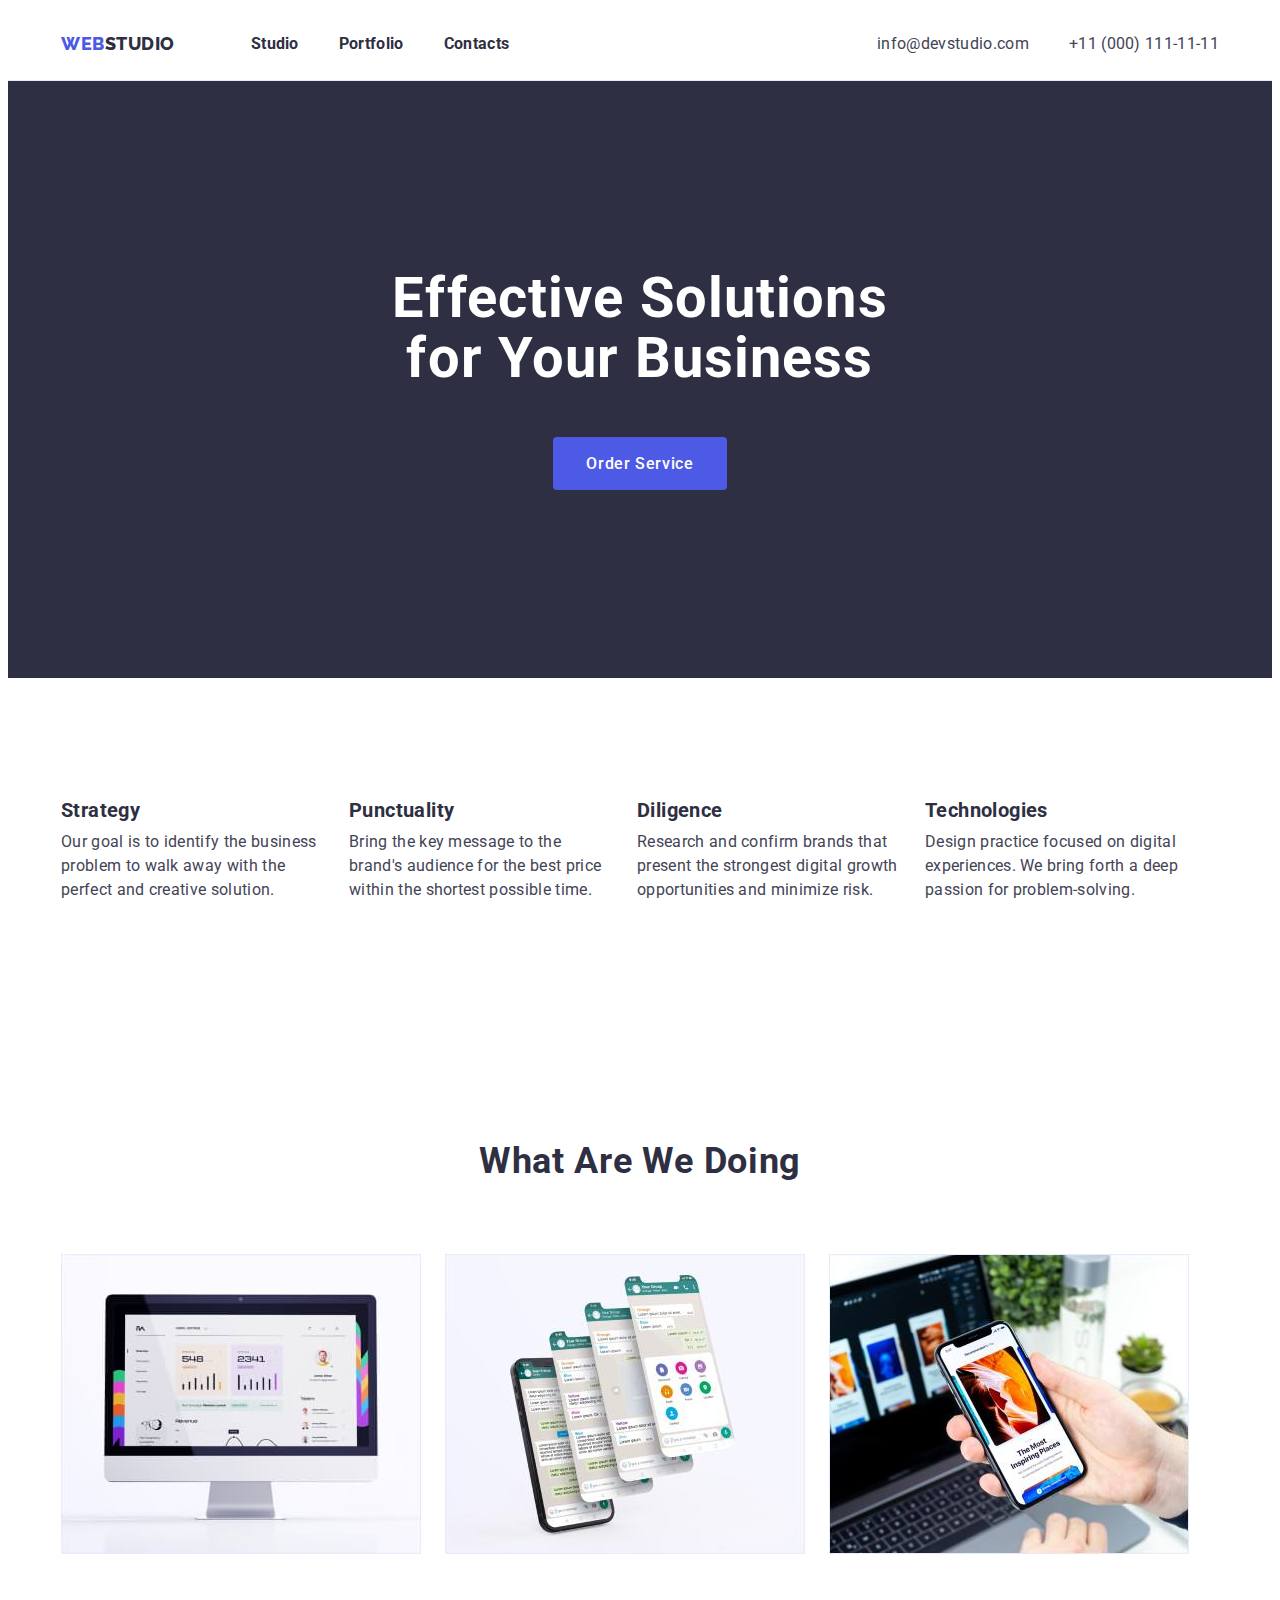
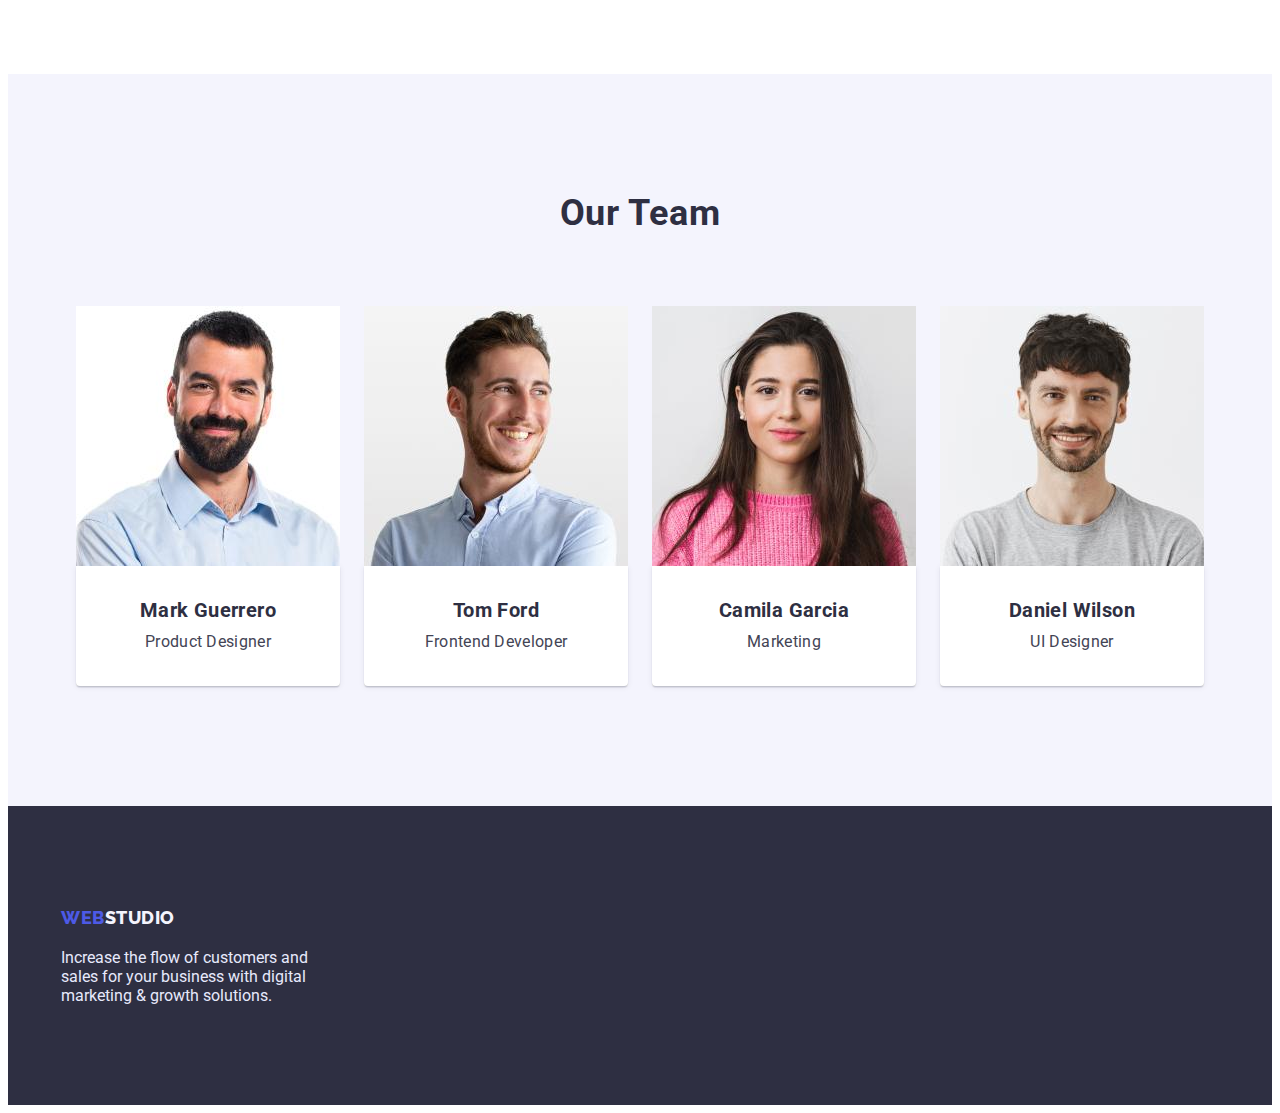
<file: index.html>
<!DOCTYPE html>
<html lang="en">

<head>
  <meta charset="UTF-8">
  <meta http-equiv="X-UA-Compatible" content="IE=edge">
  <meta name="viewport" content="width=device-width, initial-scale=1.0">
  <title>Document</title>
  <link rel="preconnect" href="https://fonts.googleapis.com">
  <link rel="preconnect" href="https://fonts.gstatic.com" crossorigin>
  <link href="https://fonts.googleapis.com/css2?family=Raleway:wght@800&family=Roboto:wght@400;500;700;900&display=swap"
    rel="stylesheet">
  <link rel="stylesheet" href="https://cdnjs.cloudflare.com/ajax/libs/modern-normalize/1.1.0/modern-normalize.min.css"
    integrity="sha512-wpPYUAdjBVSE4KJnH1VR1HeZfpl1ub8YT/NKx4PuQ5NmX2tKuGu6U/JRp5y+Y8XG2tV+wKQpNHVUX03MfMFn9Q=="
    crossorigin="anonymous" referrerpolicy="no-referrer" />
  <link rel="stylesheet" href="./css/styles.css">
</head>

<body>
  <header class="header">
    <div class="container header-container">
      <a href="./index.html" class="header-logo link logo">WEB <span class="header-part-logo logo">studio</span> </a>
      <nav class=" header-navigation ">
        <ul class=" header-list list">
          <li class=" header-item "><a class=" header-link link curent" href="./index.html">Studio</a></li>
          <li class=" header-item "><a class=" header-link link" href="./portfolio.html">Portfolio</a></li>
          <li class=" header-item "><a class=" header-link link" href="">Contacts</a></li>
        </ul>
      </nav>
      <ul class="contact-list list">
        <li class="contact-item"><a class="contact-link link" href="mailto:info@devstudio.com">info@devstudio.com</a>
        </li>
        <li class="contact-item"><a class="contact-link link" href="tel:+110001111111">+11 (000) 111-11-11</a></li>
      </ul>
    </div>
  </header>
  <main>
    <!-- Hero -->
    <section class="hero">
      <div class="container">
        <h1 class="hero-title">Effective Solutions for Your Business</h1>
        <button class="hero-btn" type="button">Order Service</button>
      </div>
    </section>
    <!-- Benefits -->
    <section class="benefits section">
      <div class="container">
        <h2 class="visually-hidden">Company benefits</h2>
        <ul class="benefits-list list">
          <li class="benefits-item">
            <h3 class="benefits-title">Strategy</h3>
            <p class="benefits-text">Our goal is to identify the business problem to walk away with the perfect and
              creative solution. </p>
          </li>
          <li class="benefits-item">
            <h3 class="benefits-title">Punctuality</h3>
            <p class="benefits-text">Bring the key message to the brand's audience for the best price within the
              shortest possible time.</p>
          </li>
          <li class="benefits-item">
            <h3 class="benefits-title">Diligence</h3>
            <p class="benefits-text">Research and confirm brands that present the strongest digital growth opportunities
              and minimize risk.</p>
          </li>
          <li class="benefits-item">
            <h3 class="benefits-title">Technologies</h3>
            <p class="benefits-text">Design practice focused on digital experiences. We bring forth a deep passion for
              problem-solving.</p>
          </li>
        </ul>
      </div>
    </section>
    <!-- Services -->
    <section class="services section">
      <div class="container">
        <h2 class="services-title">What are we doing</h2>
        <ul class="services-list list">
          <li class="services-item">
            <img src="./images/img1.jpg" alt="analytics" width="360">
          </li>
          <li class="services-item">
            <img src="./images/img2.jpg" alt="android app" width="360">
          </li>
          <li class="services-item">
            <img src="./images/img3.jpg" alt="ui/ux" width="360">
          </li>
        </ul>
      </div>
    </section>
    <!-- Team -->
    <section class="team section">
      <div class="container">
        <h2 class="team-title">Our Team</h2>
        <ul class="team-list list">
          <li class="team-item">
            <img src="./images/Mark.jpg" alt="Mark Guerrero" width="264">
            <div class="people-descr text-under-img">
              <h3 class="team-after-title">Mark Guerrero</h3>
              <p class="team-text">Product Designer</p>
            </div>
          </li>
          <li class="team-item">
            <img src="./images/Tom.jpg" alt="Tom Ford" width="264">
            <div class="people-descr text-under-img">
              <h3 class="team-after-title">Tom Ford</h3>
              <p class="team-text">Frontend Developer</p>
            </div>
          </li>
          <li class="team-item">
            <img src="./images/Camila.jpg" alt="Camila Garcia" width="264">
            <div class="people-descr text-under-img">
              <h3 class="team-after-title">Camila Garcia</h3>
              <p class="team-text">Marketing</p>
            </div>
          </li class="team-item">
          <li class="team-item">
            <img src="./images/Daniel.jpg" alt="Daniel Wilson" width="264">
            <div class="people-descr text-under-img">
              <h3 class="team-after-title">Daniel Wilson</h3>
              <p class="team-text">UI Designer</p>
            </div>
          </li>
        </ul>
      </div>
    </section>
  </main>
  <footer class="footer">
    <div class="container">
      <a href="./index.html" class="footer-logo link logo">WEB <span class="footer-part-logo logo">studio</span></a>
      <p class="footer-text">Increase the flow of customers and sales for your business with digital marketing & growth
        solutions.</p>
    </div>
  </footer>
</body>

</html>
</file>
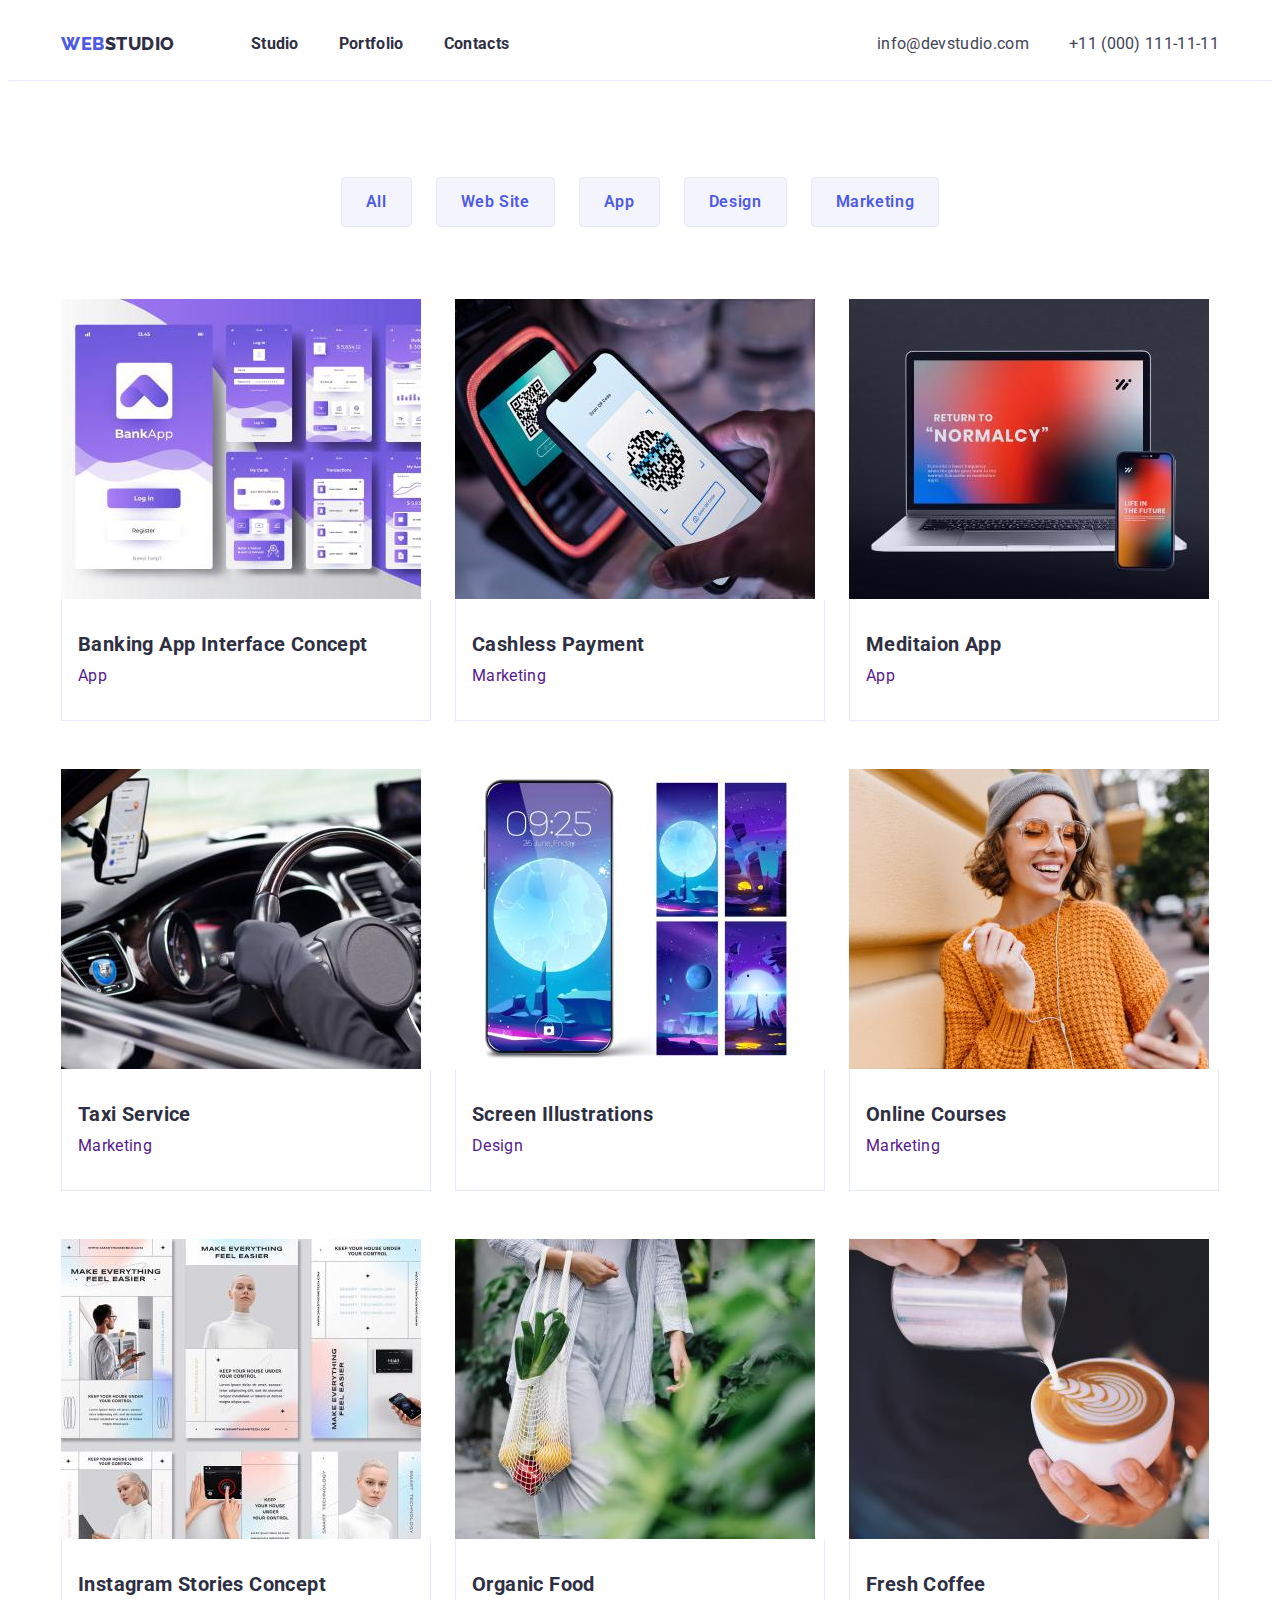
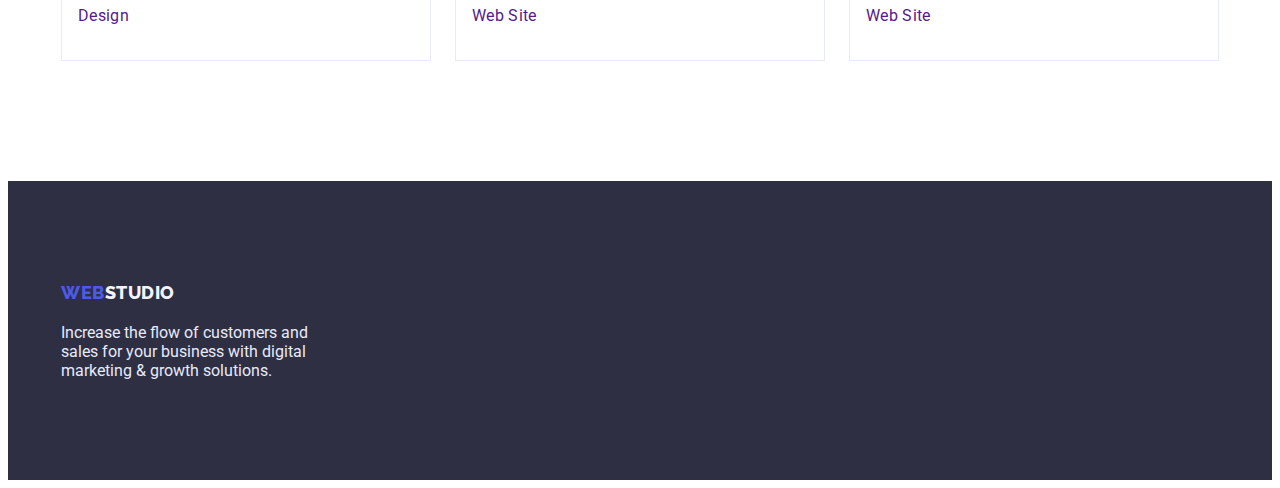
<file: portfolio.html>
<!DOCTYPE html>
<html lang="en">
  <head>
    <meta charset="UTF-8" />
    <meta http-equiv="X-UA-Compatible" content="IE=edge" />
    <meta name="viewport" content="width=device-width, initial-scale=1.0" />
    <title>Document</title>
    <link rel="preconnect" href="https://fonts.googleapis.com" />
    <link rel="preconnect" href="https://fonts.gstatic.com" crossorigin />
    <link
      href="https://fonts.googleapis.com/css2?family=Raleway:wght@800&family=Roboto:wght@400;500;700;900&display=swap"
      rel="stylesheet"
    />
    <link
      rel="stylesheet"
      href="https://cdnjs.cloudflare.com/ajax/libs/modern-normalize/1.1.0/modern-normalize.min.css"
      integrity="sha512-wpPYUAdjBVSE4KJnH1VR1HeZfpl1ub8YT/NKx4PuQ5NmX2tKuGu6U/JRp5y+Y8XG2tV+wKQpNHVUX03MfMFn9Q=="
      crossorigin="anonymous"
      referrerpolicy="no-referrer"
    />
    <link rel="stylesheet" href="./css/styles.css" />
  </head>

  <body>
    <header class="header">
      <div class="container header-container">
        <a href="./index.html" class="header-logo link logo"
          >WEB <span class="header-part-logo logo">studio</span>
        </a>
        <nav class="header-navigation">
          <ul class="header-list list">
            <li class="header-item">
              <a class="header-link link" href="./index.html">Studio</a>
            </li>
            <li class="header-item">
              <a class="header-link link curent" href="./portfolio.html">Portfolio</a>
            </li>
            <li class="header-item">
              <a class="header-link link" href="">Contacts</a>
            </li>
          </ul>
        </nav>
        <ul class="contact-list list">
          <li class="contact-item">
            <a class="contact-link link" href="mailto:info@devstudio.com"
              >info@devstudio.com</a
            >
          </li>
          <li class="contact-item">
            <a class="contact-link link" href="tel:+110001111111"
              >+11 (000) 111-11-11</a
            >
          </li>
        </ul>
      </div>
    </header>
    <main>
      <section class="work">
        <div class="container">
          <h1 class="visually-hidden">Examples of work</h1>
          <ul class="work-list-btn list">
            <li class="work-item-btn">
              <button class="work-btn" type="button">All</button>
            </li>
            <li class="work-item-btn">
              <button class="work-btn" type="button">Web Site</button>
            </li>
            <li class="work-item-btn">
              <button class="work-btn" type="button">App</button>
            </li>
            <li class="work-item-btn">
              <button class="work-btn" type="button">Design</button>
            </li>
            <li class="work-item-btn">
              <button class="work-btn" type="button">Marketing</button>
            </li>
          </ul>
          <ul class="work-ex-list list">
            <li class="work-ex-item">
              <a class="work-ex-link link" href="">
                <img
                  src="./images/Banking-App.jpg"
                  alt="Banking App"
                  width="360"
                />
                <div class="product-descr text-under-img">
                  <h2 class="work-title">Banking App Interface Concept</h2>
                  <p class="work-text">App</p>
                </div>
              </a>
            </li>
            <li class="work-ex-item">
              <a class="work-ex-link link" href="">
                <img
                  src="./images/Cashless-Payment.jpg"
                  alt="Cashless Payment"
                  width="360"
                />
                <div class="product-descr text-under-img">
                  <h2 class="work-title">Cashless Payment</h2>
                  <p class="work-text">Marketing</p>
                </div>
              </a>
            </li>
            <li class="work-ex-item">
              <a class="work-ex-link link" href="">
                <img
                  src="./images/Meditaion-App.jpg"
                  alt="Meditaion App"
                  width="360"
                />
                <div class="product-descr text-under-img">
                  <h2 class="work-title">Meditaion App</h2>
                  <p class="work-text">App</p>
                </div>
              </a>
            </li>
            <li class="work-ex-item">
              <a class="work-ex-link link" href="">
                <img src="./images/Taxi.jpg" alt="Taxi Service" width="360" />
                <div class="product-descr text-under-img">
                  <h2 class="work-title">Taxi Service</h2>
                  <p class="work-text">Marketing</p>
                </div>
              </a>
            </li>

            <li class="work-ex-item">
              <a class="work-ex-link link" href="">
                <img
                  src="./images/Screen.jpg"
                  alt="Screen Illustrations"
                  width="360"
                />
                <div class="product-descr text-under-img">
                  <h2 class="work-title">Screen Illustrations</h2>
                  <p class="work-text">Design</p>
                </div>
              </a>
            </li>
            <li class="work-ex-item">
              <a class="work-ex-link link" href="">
                <img
                  src="./images/Courses.jpg"
                  alt="Online Courses"
                  width="360"
                />
                <div class="product-descr text-under-img">
                  <h2 class="work-title">Online Courses</h2>
                  <p class="work-text">Marketing</p>
                </div>
              </a>
            </li>
            <li class="work-ex-item">
              <a class="work-ex-link link" href="">
                <img
                  src="./images/Stories-Concept.jpg"
                  alt="Stories Concept"
                  width="360"
                />
                <div class="product-descr text-under-img">
                  <h2 class="work-title">Instagram Stories Concept</h2>
                  <p class="work-text">Design</p>
                </div>
              </a>
            </li>
            <li class="work-ex-item">
              <a class="work-ex-link link" href="">
                <img src="./images/Food.jpg" alt="Organic Food" width="360" />
                <div class="product-descr text-under-img">
                  <h2 class="work-title">Organic Food</h2>
                  <p class="work-text">Web Site</p>
                </div>
              </a>
            </li>
            <li class="work-ex-item">
              <a class="work-ex-link link" href=""
                ><img src="./images/Coffee.jpg" alt="Coffee" width="360" />
                <div class="product-descr text-under-img">
                  <h2 class="work-title">Fresh Coffee</h2>
                  <p class="work-text">Web Site</p>
                </div>
              </a>
            </li>
          </ul>
        </div>
      </section>
    </main>
    <footer class="footer">
      <div class="container">
        <a href="./index.html" class="footer-logo link logo"
          >WEB <span class="footer-part-logo logo">studio</span></a
        >
        <p class="footer-text">
          Increase the flow of customers and sales for your business with
          digital marketing & growth solutions.
        </p>
      </div>
    </footer>
  </body>
</html>
</file>
<file: css/styles.css>
:root {
  --first-title-color: #2e2f42;
  --second-title-color: #ffffff;
  --main-text-color: #434455;
  --accent-color: #e7e9fc;
  --background-dark-color: #2e2f42;
  --background-ashen-color: #f4f4fd;
  --background-white-color: #ffffff;
  --btn-color: #4d5ae5;
  --btn-hover-color: #404bbf;
  --filter-btn-hover-color: #4d5ae5;
}
p,
h1,
h2,
h3,
h4,
h5,
h6 {
  margin: 0;
}
ul,
ol {
  margin: 0;
  padding-left: 0;
}
img {
  display: block;
}

body {
  font-family: "Roboto", sans-sarif;
  background-color: var(--background-basic-color);
  color: var(--main-text-color);
}

.list {
  list-style: none;
}

.link {
  text-decoration: none;
}

.visually-hidden {
  position: absolute;
  width: 1px;
  height: 1px;
  margin: -1px;
  border: 0;
  padding: 0;
  white-space: nowrap;
  clip-path: inset(100%);
  clip: rect(0 0 0 0);
  overflow: hidden;
}

.logo {
  font-family: "Raleway", sans-sarif;
  font-style: normal;
  font-weight: 800;
  font-size: 18px;
  line-height: 1.33;
  letter-spacing: 0.03em;
  text-transform: uppercase;
  display: flex;
}

.container {
  width: 1158px;
  margin-left: auto;
  margin-right: auto;
  padding-left: 15px;
  padding-right: 15px;
}
.section {
  padding-top: 120px;
  padding-bottom: 120px;
}
.text-under-img {
  padding-top: 32px;
  padding-bottom: 32px;
  padding-left: 16px;
  padding-right: 16px;
}

/* Header */
.header {
  background-color: var(--background-white-color);
  padding-top: 24px;
  padding-bottom: 24px;
  border-bottom: 1px solid var(--accent-color);
}
.header > .container {
  display: flex;
  align-items: center;
}

.header-logo {
  color: var(--btn-color);
}

.header-part-logo {
  color: var(--first-title-color);
  margin-right: 76px;
}

.header-navigation {
  display: flex;
  align-items: center;
  margin-right: auto;
}

.header-list {
  display: flex;
  gap: 40px;
}

.header-link {
  font-weight: 700;
  font-size: 16px;
  line-height: 1.5;
  letter-spacing: 0.02em;
  color: var(--first-title-color);
}

.header-link:hover,
.header-link:focus {
  color: var(--btn-color);
}

.contact-list {
  display: flex;
  gap: 40px;
}

.contact-link {
  font-weight: 400;
  font-size: 16px;
  line-height: 1.5;
  letter-spacing: 0.02em;
  color: var(--main-text-color);
}

.contact-link:hover,
.contact-link:focus {
  color: var(--btn-color);
}

/* Index Hero */
.hero {
  text-align: center;
  background-color: var(--background-dark-color);
  padding-top: 188px;
  padding-bottom: 188px;
}

.hero-title {
  font-size: 56px;
  line-height: 1.07;
  letter-spacing: 0.02em;
  color: var(--second-title-color);
  margin-bottom: 48px;
  max-width: 496px;
  margin-left: auto;
  margin-right: auto;
}

.hero-btn {
  font-family: inherit;
  font-weight: 500;
  font-size: 16px;
  line-height: 1.19;
  letter-spacing: 0.04em;
  color: var(--second-title-color);
  background-color: var(--btn-color);
  cursor: pointer;

  padding: 16px 32px;
  border-radius: 4px;
  min-width: 169px;
  border: 1px solid transparent;
}

.hero-btn:hover,
.hero-btn:focus {
  background-color: var(--btn-hover-color);
}

/* Benefits */

.benefits-list {
  display: flex;
  gap: 24px;
}

.benefits-title {
  font-weight: 700;
  font-size: 20px;
  line-height: 1.2;
  letter-spacing: 0.02em;
  color: var(--first-title-color);
  margin-bottom: 8px;
}

.benefits-text {
  font-weight: 400;
  font-size: 16px;
  line-height: 1.5;
  letter-spacing: 0.02em;
  max-width: 264px;
}

/* Services */

.services-title {
  font-weight: 700;
  font-size: 36px;
  line-height: 1.11;
  text-align: center;
  letter-spacing: 0.02em;
  text-transform: capitalize;
  color: var(--first-title-color);

  margin-bottom: 72px;
}
.services-list {
  display: flex;
  gap: 24px;
}

/* Team */
.team {
  background-color: var(--background-ashen-color);
}

.team-title {
  font-weight: 700;
  font-size: 36px;
  line-height: 1.11;
  text-align: center;
  letter-spacing: 0.02em;
  text-transform: capitalize;
  color: var(--first-title-color);

  margin-bottom: 72px;
}

.team-list {
  display: flex;
  justify-content: center;
  gap: 24px;
}

.team-item {
  background-color: var(--background-white-color);
  text-align: center;
}

.team-after-title {
  font-weight: 700;
  font-size: 20px;
  line-height: 1.2;
  letter-spacing: 0.02em;
  color: var(--first-title-color);
  margin-bottom: 8px;
}

.people-descr {
  box-shadow: 0px 1px 6px rgba(46, 47, 66, 0.08),
    0px 1px 1px rgba(46, 47, 66, 0.16), 0px 2px 1px rgba(46, 47, 66, 0.08);
  border-radius: 0px 0px 4px 4px;
}
.team-text {
  font-weight: 400;
  font-size: 16px;
  line-height: 1.5;
  letter-spacing: 0.02em;
}

/* Footer */
.footer {
  background-color: var(--background-dark-color);
  padding-top: 100px;
  padding-bottom: 100px;
}

.footer-logo {
  color: var(--btn-color);
}

.footer-part-logo {
  color: var(--background-ashen-color);
}

.footer-text {
  color: var(--accent-color);
  margin-top: 18px;
  max-width: 264px;
}

/* Portfolio */
.work {
  background-color: var(--background-white-color);
  padding-top: 96px;
  padding-bottom: 120px;
}

.work-list-btn {
  display: flex;
  justify-content: center;
  gap: 24px;
}

.work-btn {
  font-family: inherit;
  font-weight: 600;
  font-size: 16px;
  line-height: 1.5;
  align-items: center;
  text-align: center;
  letter-spacing: 0.04em;
  color: var(--btn-color);
  background-color: var(--background-ashen-color);
  cursor: pointer;

  border: 1px solid var(--accent-color);
  border-radius: 4px;
  padding: 12px 24px;
  margin-bottom: 72px;
}

.work-btn:hover,
.work-btn:focus {
  color: var(--second-title-color);
  background-color: var(--filter-btn-hover-color);
}

.work-ex-list {
  display: flex;
  flex-wrap: wrap;
  column-gap: 24px;
  row-gap: 48px;
}

.work-ex-item {
  background-color: var(--background-white-color);
  width: calc((100% - 48px) / 3);
}

.product-descr {
  border: 1px solid var(--accent-color);
  border-top: 1px solid transparent;
}
.work-title {
  font-weight: 700;
  font-size: 20px;
  line-height: 1.2;
  letter-spacing: 0.02em;
  color: var(--first-title-color);
  margin-bottom: 8px;
}

.work-text {
  font-weight: 400;
  font-size: 16px;
  line-height: 1.5;
  letter-spacing: 0.02em;
}

.product-descr:focus > .work-title {
  color: var(--btn-color);
}

.product-descr:focus > .work-text {
  color: var(--btn-color);
}

.product-descr:hover > .work-title {
  color: var(--btn-color);
}

.product-descr:hover > .work-text {
  color: var(--btn-color);
}
</file>
